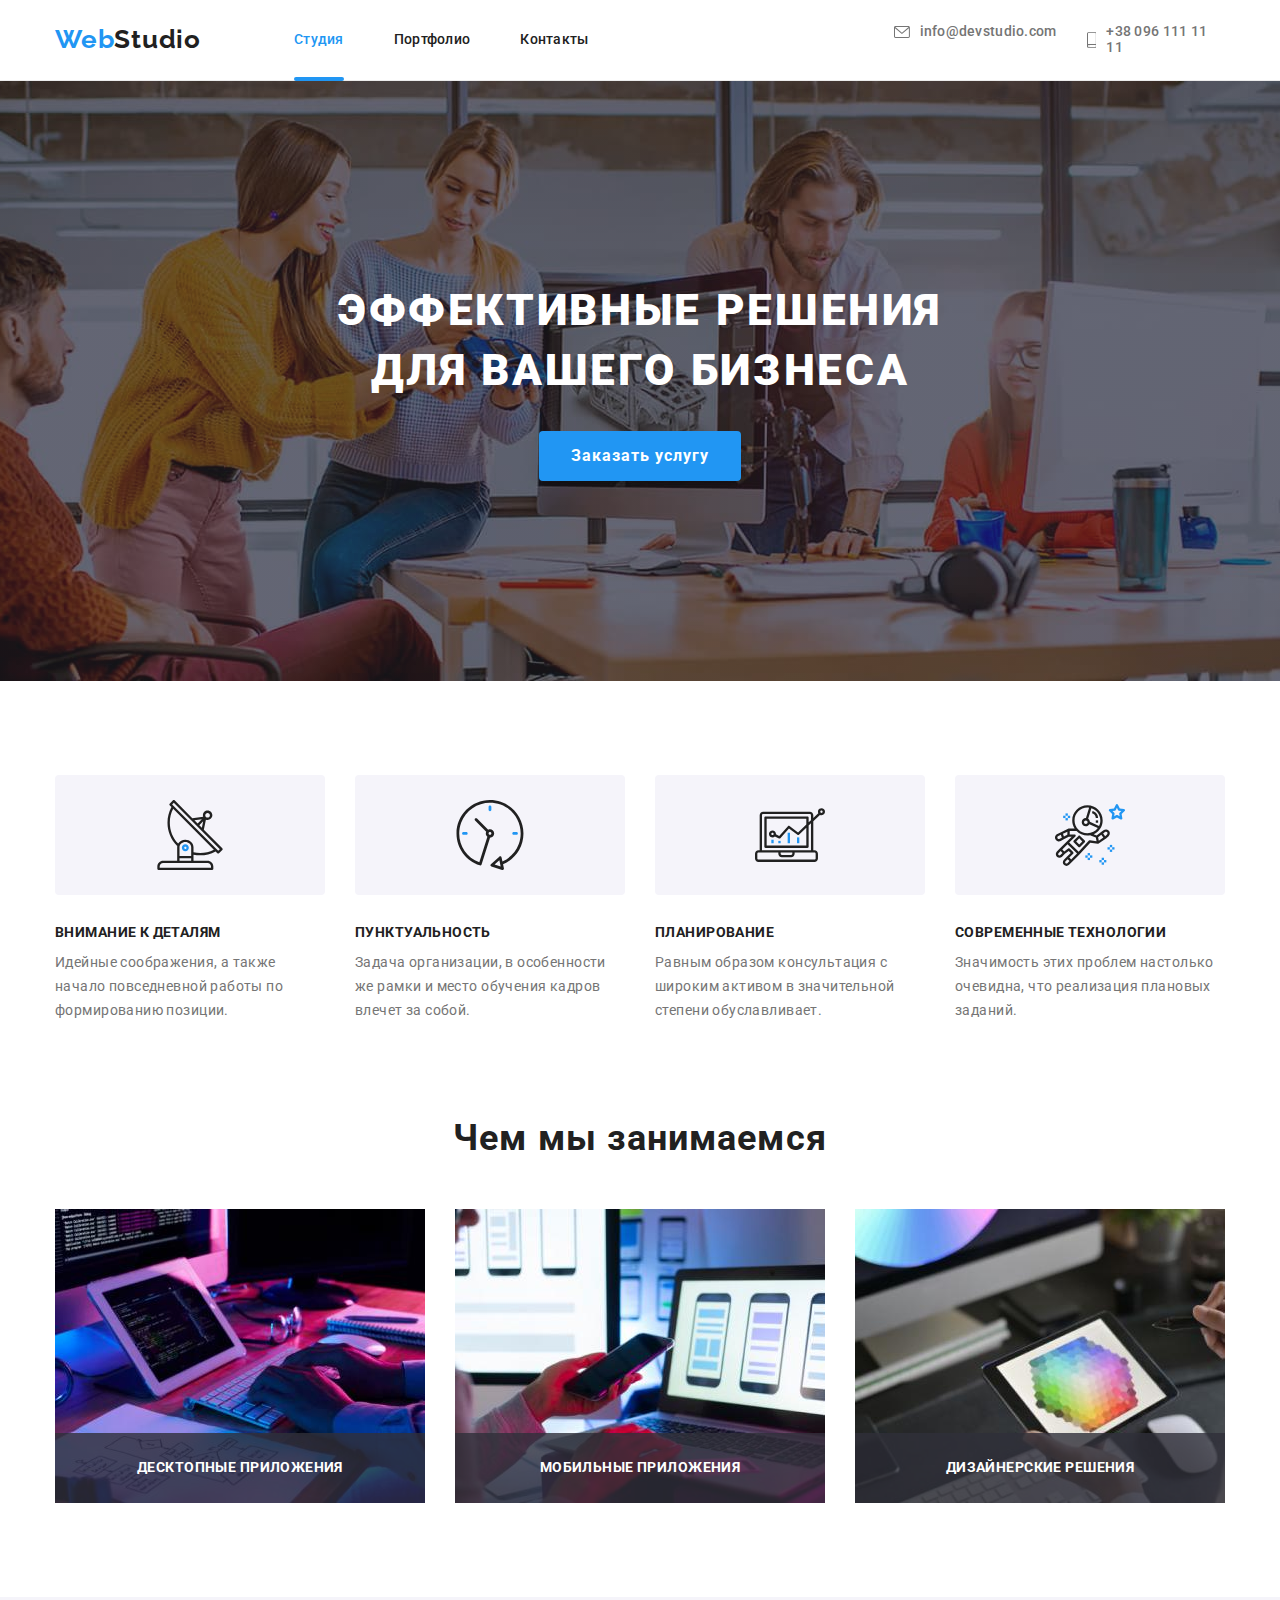
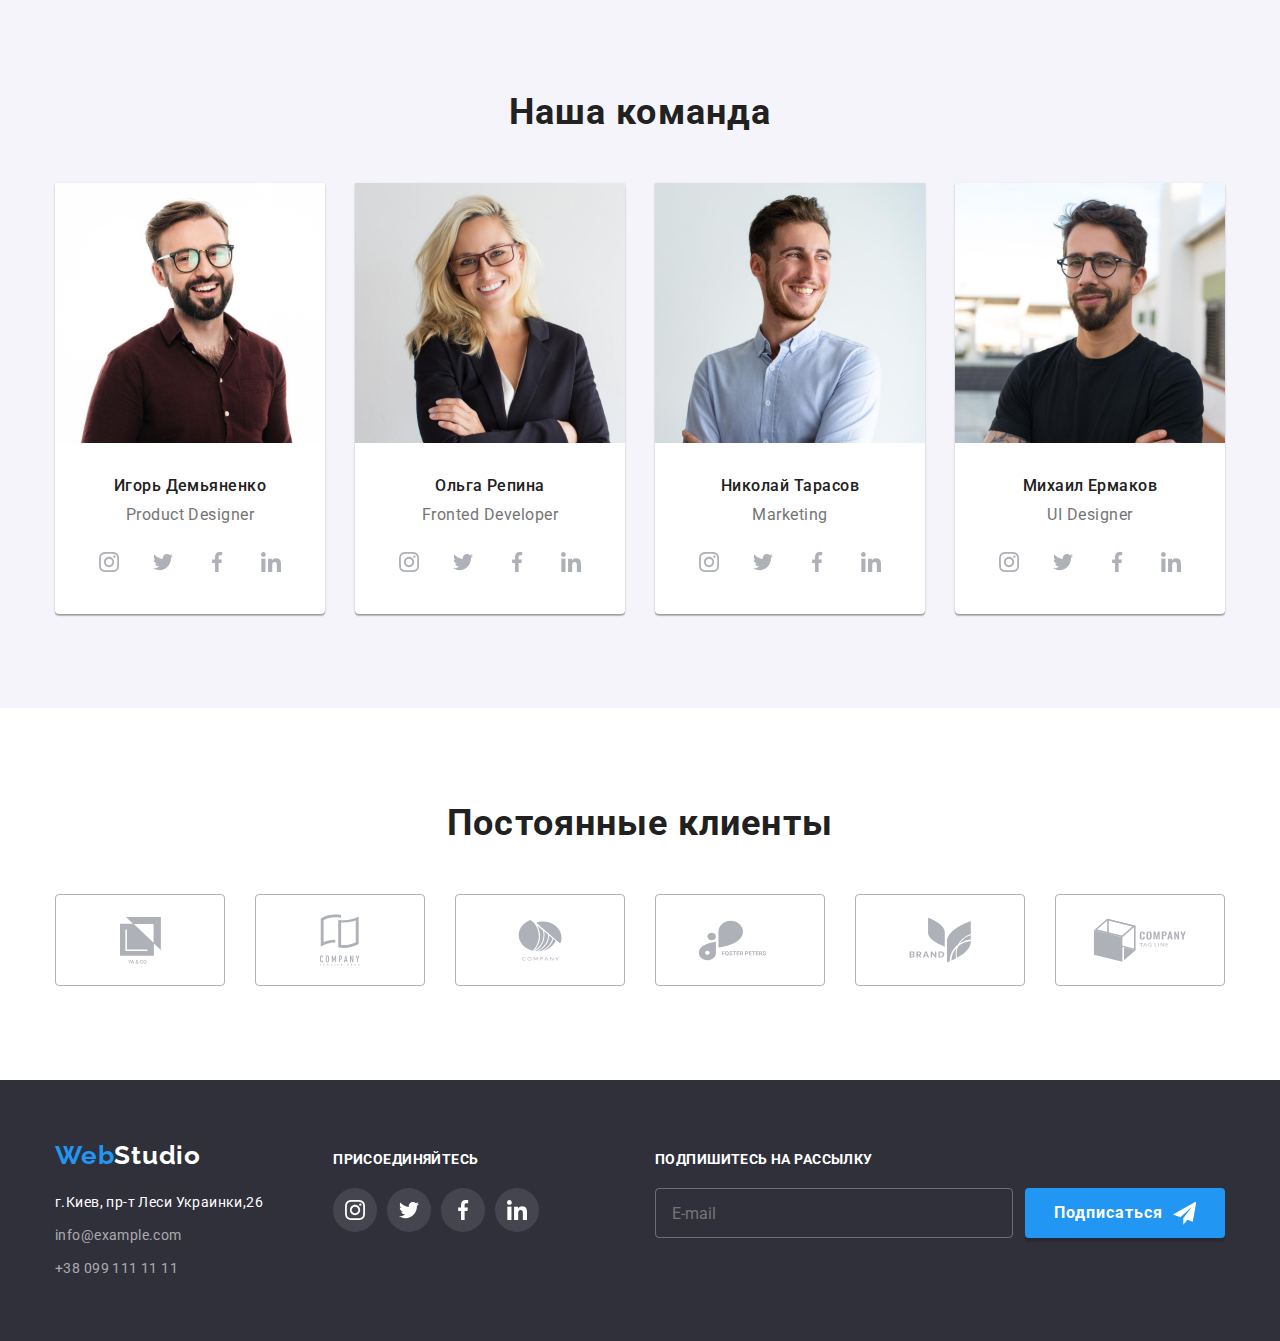
<file: index.html>
<!DOCTYPE html>
<html lang="ru">
<head>
    <meta charset="UTF-8">
    <meta http-equiv="X-UA-Compatible" content="IE=edge">
    <meta name="viewport" content="width=device-width, initial-scale=1.0">
    <title lang="en">Web Studio</title>
    <link rel="stylesheet" href="https://fonts.googleapis.com/css2?family=Raleway:wght@700&family=Roboto:wght@400;500;700;900&display=swap">
    <link rel="stylesheet" href="https://cdnjs.cloudflare.com/ajax/libs/modern-normalize/1.1.0/modern-normalize.css">
    <link rel="stylesheet" href="./css/styles.css">
    
    

</head>

<body class="page">
    
    <header class="header">
        <div class="container">
        <div class="nav-container">
            <a href="./index.html" class="logo" lang="en"><span class="bluelogo">Web</span>Studio</a>
        <nav class="navigation">
            <ul class="navigation-items list">
                <li class="nav-item"><a href="#hero" class="navigation-link current contactinfo">Студия</a></li>
                <li class="nav-item"><a href="./portfolio.html" class="navigation-link contactinfo">Портфолио</a></li>
                <li class="nav-item"><a href="#contacts" class="navigation-link contactinfo">Контакты</a></li>
            </ul>
        </nav>
            <ul class="contact list">
                <li class="contact-item">
                    <a href="mailto:info@devstudio.com" class="contactmail contactinfo">
                        <svg class="email-icon" width="16px" height="12px">
                            <use href="./images/icons.svg#icon-envelope"></use>
                        </svg>
                        info@devstudio.com
                    </a>
                </li>
                <li class="contact-item">
                    <a href="tel:+380961111111" class="contactphone contactinfo">
                        <svg class="tel-icon" width="10px" height="16px">
                            <use href="./images/icons.svg#icon-telephone"></use>
                        </svg>
                        +38 096 111 11 11
                    </a>
                </li>
            </ul>
        </div>
        </div>
    </header>

    
    <main>
    
        <section class="hero" id="hero">
            <div class="backdroup is-hidden" data-modal>
                <div class="modal">
                    <button type="button" class="close-button" data-modal-close>
                        <svg class="icon-close" width="11px" height="11px">
                            <use href="./images/icons.svg#icon-close"></use>
                        </svg>
                    </button>
                    <p class="modal-text">Оставьте свои данные, мы вам перезвоним</p>
                    <form>
                        <label for="user-name" class="form-field">
                            <span class="input-text">Имя</span>
                            <input type="text" class="input-modal" name="user-name" id="user-name">
                            <svg class="form-icon" width="18px" height="18px">
                                <use href="./images/icons.svg#icon-person"></use>
                            </svg>
                        </label>
                        <label for="user-tel" class="form-field">
                            <span class="input-text">Телефон</span>
                            <input type="text" class="input-modal" name="user-tel" id="user-tel">
                            <svg class="form-icon" width="18px" height="18px">
                                <use href="./images/icons.svg#icon-phone-black"></use>
                            </svg>
                        </label>
                        <label for="user-emal" class="form-field">
                            <span class="input-text">Почта</span>
                            <input type="text" class="input-modal" name="user-emal" id="user-emal">
                            <svg class="form-icon" width="18px" height="18px">
                                <use href="./images/icons.svg#icon-email-black"></use>
                            </svg>
                        </label>
                        <label for="comment" class="form-field comment-field">
                            <span class="input-text">Комментарий</span>
                            <textarea class="textarea-comment" type="text" name="comment" id="comment" rows="6" placeholder="Введите текст"></textarea>
                        </label>
                        <div class="conditions">
                            <label for="agree" class="agree-field">
                                <input type="checkbox" class="checkbox visually-hidden" name="agree-mailing" id="agree">
                                <svg class="agree-icon" width="11px" height="8px">
                                <use href="./images/icons.svg#icon-agree"></use>
                                </svg>
                                <span class="agree-text">Соглашаюсь с рассылкой и принимаю <a href="./index.html" class="link-conditions">Условия договора</a></span>
                            </label>
                            <button type="submit" class="agree-button">Отправить</button>
                        </div>
                        
                    </form>
                </div>
            </div>

            <h1 class="hero-title">Эффективные решения для вашего бизнеса</h1>
            <button type="button" class="reserv" data-modal-open>Заказать услугу</button>
        </section>
    
        <section class="section benefits">
        <div class="container">
            <h2 class="visually-hidden">Преимущества</h2>
            <ul class="ourbenefits list">
                <li class="benefits-items">
                    <div class="benefits-icon">
                    <svg class="antenna-icon" width="70px" height="70px">
                        <use href="./images/icons.svg#icon-antenna"></use>
                    </svg>
                    </div>
                    <h3 class="benefits-subtitle">Внимание к деталям</h3>
                    <p class="benefits-text"> Идейные соображения, а также начало повседневной работы по формированию позиции.</p>
                </li>
                <li class="benefits-items">
                    <div class="benefits-icon">
                    <svg class="clock-icon" width="70px" height="70px">
                        <use href="./images/icons.svg#icon-clock"></use>
                    </svg>
                    </div>
                    <h3 class="benefits-subtitle">Пунктуальность</h3>
                    <p class="benefits-text"> Задача организации, в особенности же рамки и место обучения кадров влечет за собой.</p>
                </li>
                <li class="benefits-items">
                    <div class="benefits-icon">
                    <svg class="diagram-icon" width="70px" height="70px">
                        <use href="./images/icons.svg#icon-diagram"></use>
                    </svg>
                    </div>
                    <h3 class="benefits-subtitle">Планирование</h3>
                    <p class="benefits-text"> Равным образом консультация с широким активом в значительной степени обуславливает.</p>   
                </li>
                <li class="benefits-items">
                    <div class="benefits-icon">
                    <svg class="astronaut-icon" width="70px" height="70px">
                        <use href="./images/icons.svg#icon-astronaut"></use>
                    </svg>
                    </div>
                    <h3 class="benefits-subtitle">Современные технологии</h3>
                    <p class="benefits-text"> Значимость этих проблем настолько очевидна, что реализация плановых заданий.</p>     
                </li>
            </ul>
        </div>
        </section>

        <section class="about-us section">
        <div class="container">
            <h2 class="section-title">Чем мы занимаемся</h2>
            <ul class="aboutusgallery list">
                <li class="about-item">
                    <img src="./images/img1.jpg" alt="розробка програмного забеспечення" width="370" class="aboutusimg">
                    <div class="about-description">
                    <p class="text-description">Десктопные приложения</p>
                    </div>
                </li>
                <li class="about-item">
                    <img src="./images/img2.jpg" alt="тестування мобільного додатку" width="370" class="aboutusimg">
                    <div class="about-description">
                    <p class="text-description">Мобильные приложения</p>
                    </div>
                </li>
                <li class="about-item">
                    <img src="./images/img3.jpg" alt="робота з політрою кольорів" width="370" class="aboutusimg">
                    <div class="about-description">
                    <p class="text-description">Дизайнерские решения</p>
                    </div>
                </li>
            </ul>
        </div>
        </section>
        
        <section class="section team">
            <div class="container">
            <h2 class="team-title">Наша команда</h2>
            <ul class="teamgallery list">
                <li class="team-item">
                    <img src="./images/igorfoto.jpg" alt="foto igor designer" width="270" height="260" class="member-img">
                    <div class="info-team">
                    <h3 class="subtitle-membername">Игорь Демьяненко</h3>
                    <p class="text-memberposition" lang="en">Product Designer</p>
                    </div>
                    <ul class="social list">
                        <li class="social-item">
                            <a href="/" class="instagram social-link">
                                <svg class="instagram-icon social-team" width="20" height="20">
                                    <use href="./images/icons.svg#icon-instagram"></use>
                                </svg>
                            </a>
                        </li>
                        <li class="social-item">
                            <a href="/" class="twitter social-link">
                                <svg class="twitter-icon social-team" width="20" height="20">
                                    <use href="./images/icons.svg#icon-twitter"></use>
                                </svg>
                            </a>
                        </li>
                        <li class="social-item">
                            <a href="/" class="facebook social-link">
                                <svg class="facebook-icon social-team" width="20" height="20">
                                    <use href="./images/icons.svg#icon-facebook"></use>
                                </svg>
                            </a>
                        </li>
                        <li class="social-item">
                            <a href="/" class="linkedin social-link" width="20" height="20">
                                <svg class="linkedin-icon social-team" width="20" height="20">
                                    <use href="./images/icons.svg#icon-linkedin"></use>
                                </svg>
                            </a>
                        </li>
                    </ul>
                </li>
                <li class="team-item">
                    <img src="./images/olgafoto.jpg" alt="foto olga developer" width="270" height="260" class="member-img">
                    <div class="info-team">
                    <h3 class="subtitle-membername">Ольга Репина</h3>
                    <p class="text-memberposition" lang="en">Fronted Developer</p>
                    </div>
                    <ul class="social list">
                        <li class="social-item">
                            <a href="/" class="instagram social-link">
                                <svg class="instagram-icon social-team" width="20" height="20">
                                    <use href="./images/icons.svg#icon-instagram"></use>
                                </svg>
                            </a>
                        </li>
                        <li class="social-item">
                            <a href="/" class="twitter social-link">
                                <svg class="twitter-icon social-team" width="20" height="20">
                                    <use href="./images/icons.svg#icon-twitter"></use>
                                </svg>
                            </a>
                        </li>
                        <li class="social-item">
                            <a href="/" class="facebook social-link">
                                <svg class="facebook-icon social-team" width="20" height="20">
                                    <use href="./images/icons.svg#icon-facebook"></use>
                                </svg>
                            </a>
                        </li>
                        <li class="social-item">
                            <a href="/" class="linkedin social-link" width="20" height="20">
                                <svg class="linkedin-icon social-team" width="20" height="20">
                                    <use href="./images/icons.svg#icon-linkedin"></use>
                                </svg>
                            </a>
                        </li>
                    </ul>
                </li>
                <li class="team-item">
                    <img src="./images/nikolayfoto.jpg" alt="foto nikolay marketing" width="270" height="260" class="member-img">
                    <div class="info-team">
                    <h3 class="subtitle-membername">Николай Тарасов</h3>
                    <p class="text-memberposition" lang="en">Marketing</p>
                    </div>
                    <ul class="social list">
                        <li class="social-item">
                            <a href="/" class="instagram social-link">
                                <svg class="instagram-icon social-team" width="20" height="20">
                                    <use href="./images/icons.svg#icon-instagram"></use>
                                </svg>
                            </a>
                        </li>
                        <li class="social-item">
                            <a href="/" class="twitter social-link">
                                <svg class="twitter-icon social-team" width="20" height="20">
                                    <use href="./images/icons.svg#icon-twitter"></use>
                                </svg>
                            </a>
                        </li>
                        <li class="social-item">
                            <a href="/" class="facebook social-link">
                                <svg class="facebook-icon social-team" width="20" height="20">
                                    <use href="./images/icons.svg#icon-facebook"></use>
                                </svg>
                            </a>
                        </li>
                        <li class="social-item">
                            <a href="/" class="linkedin social-link" width="20" height="20">
                                <svg class="linkedin-icon social-team" width="20" height="20">
                                    <use href="./images/icons.svg#icon-linkedin"></use>
                                </svg>
                            </a>
                        </li>
                    </ul>
                </li>
                <li class="team-item">
                    <img src="./images/michailfoto.jpg" alt="foto michail designer" width="270" height="260" class="member-img">
                    <div class="info-team">
                    <h3 class="subtitle-membername">Михаил Ермаков</h3>
                    <p class="text-memberposition" lang="en">UI Designer</p>
                    </div>
                    <ul class="social list">
                        <li class="social-item">
                            <a href="/" class="instagram social-link">
                                <svg class="instagram-icon social-team" width="20" height="20">
                                    <use href="./images/icons.svg#icon-instagram"></use>
                                </svg>
                            </a>
                        </li>
                        <li class="social-item">
                            <a href="/" class="twitter social-link">
                                <svg class="twitter-icon social-team" width="20" height="20">
                                    <use href="./images/icons.svg#icon-twitter"></use>
                                </svg>
                            </a>
                        </li>
                        <li class="social-item">
                            <a href="/" class="facebook social-link">
                                <svg class="facebook-icon social-team" width="20" height="20">
                                    <use href="./images/icons.svg#icon-facebook"></use>
                                </svg>
                            </a>
                        </li>
                        <li class="social-item">
                            <a href="/" class="linkedin social-link" width="20" height="20">
                                <svg class="linkedin-icon social-team" width="20" height="20">
                                    <use href="./images/icons.svg#icon-linkedin"></use>
                                </svg>
                            </a>
                        </li>
                    </ul>
                </li>
            </ul>
            </div>
        </section>
        <section class="clients section">
            <div class="container">
                <h2 class="clients-title">Постоянные клиенты</h2>
                <ul class="clients list">
                    <li class="clients-item">
                        <a href="/" class="clients-icons">
                            <svg class="client1 icon-client" width="41" height="47">
                              <use href="./images/icons.svg#icon-client1"></use>
                            </svg>
                        </a>
                    </li>
                    <li class="clients-item">
                        <a href="/" class="clients-icons">
                            <svg class="client2 icon-client" width="40" height="52">
                              <use href="./images/icons.svg#icon-client2"></use>
                            </svg>
                        </a>
                    </li>
                    <li class="clients-item">
                        <a href="/" class="clients-icons">
                            <svg class="client3 icon-client" width="44" height="42">
                              <use href="./images/icons.svg#icon-client3"></use>
                            </svg>
                        </a>
                    </li>
                    <li class="clients-item">
                        <a href="/" class="clients-icons">
                            <svg class="client4 icon-client" width="85" height="41">
                              <use href="./images/icons.svg#icon-client4"></use>
                            </svg>
                        </a>
                    </li>
                    <li class="clients-item">
                        <a href="/" class="clients-icons">
                            <svg class="client5 icon-client" width="63" height="46">
                              <use href="./images/icons.svg#icon-client5"></use>
                            </svg>
                        </a>
                    </li>
                    <li class="clients-item">
                        <a href="/" class="clients-icons">
                            <svg class="client6 icon-client" width="94" height="44">
                              <use href="./images/icons.svg#icon-client6"></use>
                            </svg>
                        </a>
                    </li>
                </ul>
            </div>
        </section>
        
    </main>

    
    <footer class="footer" id="contacts">
        <div class="footer-box container">
          <div class="contacts-container">
          <a href="./index.html" class="logofooter"><span class="bluelogo">Web</span>Studio</a>
          <address class="address">
              <ul class="address list">
                  <li class="address-item">
                  <a href="https://www.google.com/maps/place/%D0%B1%D1%83%D0%BB%D1%8C%D0%B2%D0%B0%D1%80+%D0%9B%D0%B5%D1%81%D1%96+%D0%A3%D0%BA%D1%80%D0%B0%D1%97%D0%BD%D0%BA%D0%B8,+26,+%D0%9A%D0%B8%D1%97%D0%B2,+02000/@50.4265807,30.5361971,17z/data=!3m1!4b1!4m5!3m4!1s0x40d4cf0e033ecbe9:0x57a4dffefec77da0!8m2!3d50.4265807!4d30.5383858" target="_blank" class="addresslink-footer contactinfo">г.Киев, пр-т Леси Украинки,26</a>
                  </li> 
                  <li class="address-item">
                  <a href="mailto:info@example.com" class="mail-footer contactinfo">info@example.com</a>
                  </li>
                  <li class="address-item">
                  <a href="tel:+380991111111" class="phone-footer contactinfo">+38 099 111 11 11</a>
                  </li>
              </ul>
           </address>
           </div>
           <div class="join-container">
            <p class="join-text">Присоединяйтесь</p>
            <ul class="footer-social list">
                <li class="footer-social-items">
                    <a href="/" class="footer-social-link">
                        <svg class="footer-instagram" width="20" height="20">
                            <use href="./images/icons.svg#icon-instagram2"></use>
                        </svg>
                    </a>
                </li>
                <li class="footer-social-items">
                    <a href="/" class="footer-social-link">
                        <svg class="footer-twitter" width="20" height="20">
                            <use href="./images/icons.svg#icon-twitter2"></use>
                        </svg>
                    </a>
                </li>
                <li class="footer-social-items">
                    <a href="/" class="footer-social-link">
                        <svg class="footer-facebook" width="20" height="20">
                            <use href="./images/icons.svg#icon-facebook2"></use>
                        </svg>
                    </a>
                </li>
                <li class="footer-social-items">
                    <a href="/" class="footer-social-link">
                        <svg class="footer-linkedin" width="20" height="20">
                            <use href="./images/icons.svg#icon-linkedin2"></use>
                        </svg>
                    </a>
                </li>
            </ul>
           </div>

           <form class="subscription">
            <p class="subscription-title">Подпишитесь на рассылку</p>
            <div class="form-footer" role="group">
                <label for="footer-email" class="label-footer">
                <input type="email" name="email" id="footer-email" class="input-footer" placeholder="E-mail">
                </label>
                <button type="submit" class="button-footer">Подписаться
                    <svg class="icon-button-footer" width="24px" height="24px">
                        <use href="./images/icons.svg#icon-send"></use>
                    </svg>
                </button>
            </div>

           </form>
        </div>
    </footer>

    <script src="./js/modal.js"></script>

</body>
</html>
</file>
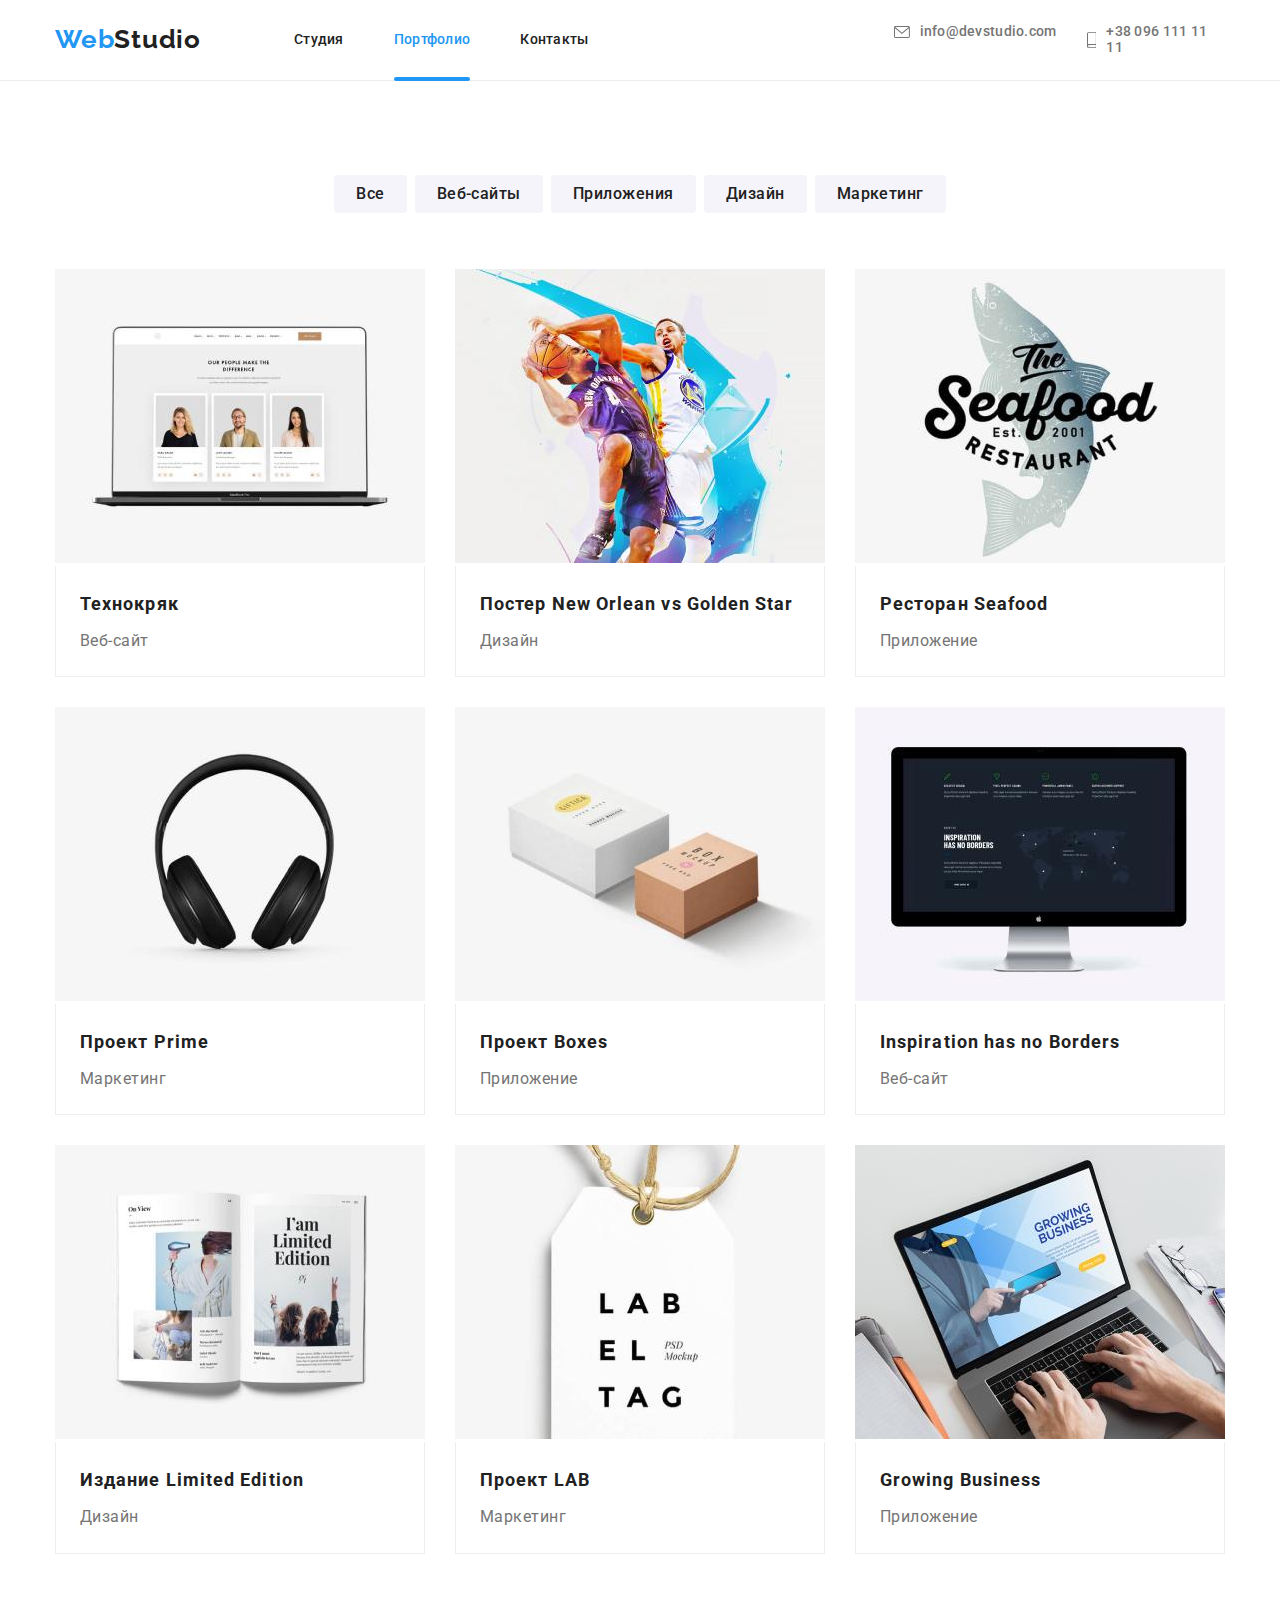
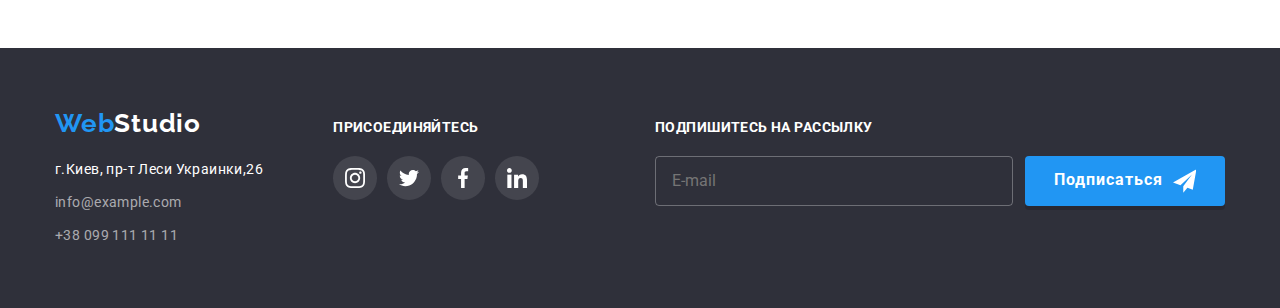
<file: portfolio.html>
<!DOCTYPE html>
<html lang="ru">
<head>
    <meta charset="UTF-8">
    <meta http-equiv="X-UA-Compatible" content="IE=edge">
    <meta name="viewport" content="width=device-width, initial-scale=1.0">
    <title lang="en" >Portfolio</title>
    <link rel="stylesheet" href="https://fonts.googleapis.com/css2?family=Raleway:wght@700&family=Roboto:wght@400;500;700;900&display=swap">
    <link rel="stylesheet" href="https://cdnjs.cloudflare.com/ajax/libs/modern-normalize/1.1.0/modern-normalize.css">
    <link rel="stylesheet" href="./css/styles.css">

</head>
<body class="pageportfolio">
    
    <header class="header">
        <div class="container">
        <div class="nav-container">
            <a href="./index.html" class="logo"><span class="bluelogo">Web</span>Studio</a>
        <nav class="navigation">
            <ul class="navigation-items list">
                <li class="nav-item"><a href="./index.html" class="navigation-link contactinfo">Студия</a></li>
                <li class="nav-item"><a href="./portfolio.html" class="navigation-link current contactinfo ">Портфолио</a></li>
                <li class="nav-item"><a href="#contacts" class="navigation-link contactinfo">Контакты</a></li>
            </ul>
        </nav>
            <ul class="contact list">
                <li class="contact-item">
                    <a href="mailto:info@devstudio.com" class="contactmail contactinfo">
                        <svg class="email-icon" width="16px" height="12px">
                            <use href="./images/icons.svg#icon-envelope"></use>
                        </svg>
                        info@devstudio.com
                    </a>
                </li>
                <li class="contact-item">
                    <a href="tel:+380961111111" class="contactphone contactinfo">
                        <svg class="tel-icon" width="10px" height="16px">
                            <use href="./images/icons.svg#icon-telephone"></use>
                        </svg>
                        +38 096 111 11 11
                    </a>
                </li>
            </ul>
        </div>
        </div>
    </header>

    <main>

    <section class="porfolio-main section">
    <div class="container">
    <h1 hidden class="portfolio-title">Портфолио</h1>
    <ul class="filter-button list">
        <li class="button-item">
           <button class="button-portfolio" type="button">Все</button>
        </li>
        <li class="button-item">
           <button class="button-portfolio" type="button">Веб-сайты</button>
        </li>
        <li class="button-item">
           <button class="button-portfolio" type="button">Приложения</button>
        </li>
        <li class="button-item">
           <button class="button-portfolio" type="button">Дизайн</button>
        </li>
        <li class="button-item">
           <button class="button-portfolio" type="button">Маркетинг</button>
        </li>
    </ul>

    <div class="gallery-projects">
    <ul class="items-projects list">
<li class="projectcontainer">
    <a href="/" class="link-portfolio">
    <div class="img-container">
      <img src="./images/tecnocrat.jpg" alt="project website" class="projects-img" width="370"> 
        <div class="portfolio-description">
        <p class="overlay-text">
            Ресурс предлагает комплексные предложения с разным уровнем функционала и сервисов. Все это позволит посетителю
            получить
            исчерпывающие сведения о компании или частном лице.
        </p>
        </div>
      </div>
      <div class="info-cards">
        <h2 class="project-subtitle">Технокряк</h2>
        <p class="project-text">Веб-сайт</p> 
      </div>
    </a>
</li>
<li class="projectcontainer">
    <a href="/" class="link-portfolio">
    <div class="img-container">
    <img src="./images/poster.jpg" alt="project design" class="projects-img" width="370">
    <div class="portfolio-description">
        <p class="overlay-text">
            Ресурс предлагает комплексные предложения с разным уровнем функционала и сервисов. Все это позволит посетителю
            получить
            исчерпывающие сведения о компании или частном лице.
        </p>
    </div>
    </div>
    <div class="info-cards">
    <h2 class="project-subtitle">Постер <span lang="en">New Orlean vs Golden Star</span></h2>
    <p class="project-text">Дизайн</p>
    </div>
    </a>
</li>
<li class="projectcontainer">
    <a href="/" class="link-portfolio">
    <div class="img-container">
    <img src="./images/restourant.jpg" alt="project application" class="projects-img" width="370">
    <div class="portfolio-description">
        <p class="overlay-text">
            Ресурс предлагает комплексные предложения с разным уровнем функционала и сервисов. Все это позволит посетителю
            получить
            исчерпывающие сведения о компании или частном лице.
        </p>
    </div>
    </div>
    <div class="info-cards">
    <h2 class="project-subtitle">Ресторан <span lang="en">Seafood</span></h2>
    <p class="project-text">Приложение</p>
    </div>
    </a>
</li>
<li class="projectcontainer">
    <a href="/" class="link-portfolio">
    <div class="img-container">
    <img src="./images/prime.jpg" alt="project marketing" class="projects-img" width="370">
    <div class="portfolio-description">
        <p class="overlay-text">
            Ресурс предлагает комплексные предложения с разным уровнем функционала и сервисов. Все это позволит посетителю
            получить
            исчерпывающие сведения о компании или частном лице.
        </p>
    </div>
    </div>
    <div class="info-cards">
    <h2 class="project-subtitle">Проект <span lang="en">Prime</span></h2>
    <p class="project-text">Маркетинг</p>
    </div>
    </a>
</li>
<li class="projectcontainer">
    <a href="/" class="link-portfolio">
    <div class="img-container">
    <img src="./images/boxes.jpg" alt="boxes project" class="projects-img" width="370">
    <div class="portfolio-description">
        <p class="overlay-text">
            Ресурс предлагает комплексные предложения с разным уровнем функционала и сервисов. Все это позволит посетителю
            получить
            исчерпывающие сведения о компании или частном лице.
        </p>
    </div>
    </div>
    <div class="info-cards">
    <h2 class="project-subtitle">Проект <span lang="en">Boxes</span></h2>
    <p class="project-text">Приложение</p>
    </div>
    </a>
</li>
<li class="projectcontainer">
    <a href="/" class="link-portfolio">
    <div class="img-container">
    <img src="./images/inspiration.jpg" alt="project web site" class="projects-img" width="370">
    <div class="portfolio-description">
        <p class="overlay-text">
            Ресурс предлагает комплексные предложения с разным уровнем функционала и сервисов. Все это позволит посетителю
            получить
            исчерпывающие сведения о компании или частном лице.
        </p>
    </div>
    </div>
    <div class="info-cards">
    <h2 class="project-subtitle" lang="en">Inspiration has no Borders</h2>
    <p class="project-text">Веб-сайт</p>
    </div>
    </a>
</li>
<li class="projectcontainer">
    <a href="/" class="link-portfolio">
    <div class="img-container">
    <img src="./images/limited.jpg" alt="project design" class="projects-img" width="370">
    <div class="portfolio-description">
        <p class="overlay-text">
            Ресурс предлагает комплексные предложения с разным уровнем функционала и сервисов. Все это позволит посетителю
            получить
            исчерпывающие сведения о компании или частном лице.
        </p>
    </div>
    </div>
    <div class="info-cards">
    <h2 class="project-subtitle">Издание <span lang="en">Limited Edition</span></h2>
    <p class="project-text">Дизайн</p>
    </div>
    </a>
</li>
<li class="projectcontainer">
    <a href="/" class="link-portfolio">
    <div class="img-container">
    <img src="./images/lab.jpg" alt="project marketing" class="projects-img" width="370">
    <div class="portfolio-description">
        <p class="overlay-text">
            Ресурс предлагает комплексные предложения с разным уровнем функционала и сервисов. Все это позволит посетителю
            получить
            исчерпывающие сведения о компании или частном лице.
        </p>
    </div>
    </div>
    <div class="info-cards">
    <h2 class="project-subtitle" >Проект <span lang="en">LAB</span></h2>
    <p class="project-text">Маркетинг</p>
    </div>
    </a>
</li>
<li class="projectcontainer">
    <a href="/" class="link-portfolio">
    <div class="img-container">
    <img src="./images/growingb.jpg" alt="project application" class="projects-img" width="370">
    <div class="portfolio-description">
        <p class="overlay-text">
            Ресурс предлагает комплексные предложения с разным уровнем функционала и сервисов. Все это позволит посетителю
            получить
            исчерпывающие сведения о компании или частном лице.
        </p>
    </div>
    </div>
    <div class="info-cards">
    <h2 class="project-subtitle" lang="en">Growing Business</h2>
    <p class="project-text">Приложение</p>
    </div>
    </a>
</li>
    </ul>
    </div>
    </div>
</section>
    </main>
   
    <footer class="footer" id="contacts">
        <div class="footer-box container">
            <div class="contacts-container">
                <a href="./index.html" class="logofooter"><span class="bluelogo">Web</span>Studio</a>
                <address class="address">
                    <ul class="address list">
                        <li class="address-item">
                            <a href="https://www.google.com/maps/place/%D0%B1%D1%83%D0%BB%D1%8C%D0%B2%D0%B0%D1%80+%D0%9B%D0%B5%D1%81%D1%96+%D0%A3%D0%BA%D1%80%D0%B0%D1%97%D0%BD%D0%BA%D0%B8,+26,+%D0%9A%D0%B8%D1%97%D0%B2,+02000/@50.4265807,30.5361971,17z/data=!3m1!4b1!4m5!3m4!1s0x40d4cf0e033ecbe9:0x57a4dffefec77da0!8m2!3d50.4265807!4d30.5383858"
                                target="_blank" class="addresslink-footer contactinfo">г.Киев, пр-т Леси Украинки,26</a>
                        </li>
                        <li class="address-item">
                            <a href="mailto:info@example.com" class="mail-footer contactinfo">info@example.com</a>
                        </li>
                        <li class="address-item">
                            <a href="tel:+380991111111" class="phone-footer contactinfo">+38 099 111 11 11</a>
                        </li>
                    </ul>
                </address>
            </div>
            <div class="join-container">
                <p class="join-text">Присоединяйтесь</p>
                <ul class="footer-social list">
                    <li class="footer-social-items">
                        <a href="/" class="footer-social-link">
                            <svg class="footer-instagram" width="20" height="20">
                                <use href="./images/icons.svg#icon-instagram2"></use>
                            </svg>
                        </a>
                    </li>
                    <li class="footer-social-items">
                        <a href="/" class="footer-social-link">
                            <svg class="footer-twitter" width="20" height="20">
                                <use href="./images/icons.svg#icon-twitter2"></use>
                            </svg>
                        </a>
                    </li>
                    <li class="footer-social-items">
                        <a href="/" class="footer-social-link">
                            <svg class="footer-facebook" width="20" height="20">
                                <use href="./images/icons.svg#icon-facebook2"></use>
                            </svg>
                        </a>
                    </li>
                    <li class="footer-social-items">
                        <a href="/" class="footer-social-link">
                            <svg class="footer-linkedin" width="20" height="20">
                                <use href="./images/icons.svg#icon-linkedin2"></use>
                            </svg>
                        </a>
                    </li>
                </ul>
            </div>
            <form class="subscription">
                <p class="subscription-title">Подпишитесь на рассылку</p>
                <div class="form-footer" role="group">
                    <label for="footer-email" class="label-footer">
                        <input type="email" name="email" id="footer-email" class="input-footer" placeholder="E-mail">
                    </label>
                    <button type="submit" class="button-footer">Подписаться
                        <svg class="icon-button-footer" width="24px" height="24px">
                            <use href="./images/icons.svg#icon-send"></use>
                        </svg>
                    </button>
                </div>
            
            </form>
        </div>
    </footer>
    
</body>
</html>
</file>
<file: css/styles.css>
/* основний колір тексту - #212121 */
/* другий колір тексту - #757575 */
/* білий текст та фон - #FFFFFF */
/* колір тексту футер - rgba(255, 255, 255, 0.6) */
/* колір акценту - #2196F3 */
/* колір фону 1 - #E5E5E5 */
/* колір фону 2 - #F5F4FA */
/* колір фону herofooter - #2F303A */
/* колір іконки - #AFB1B8 */
/* шрифти - Roboto, Raleway */

:root {
    --primary-text-color:#212121 ;
    --secondary-text-color: #757575;
    --mainwhite-color:#FFFFFF;
    --color-text-footer:rgba(255, 255, 255, 0.6);
    --accent-color:#2196F3;
    --primary-bg-color: #E5E5E5;
    --secondary-bg-color:#F5F4FA;
    --hero-bg-color:#2F303A;
    --icon-color: #AFB1B8;
}
.visually-hidden {
    position: absolute;
    width: 1px;
    height: 1px;
    margin: -1px;
    border: 0;
    padding: 0;
    white-space: nowrap;
    clip-path: inset(100%);
    clip: rect(0 0 0 0);
    overflow: hidden;
}
html {
    scroll-behavior: smooth;
}
body {
    font-family:"Roboto", sans-serif;
    font-size: 14px;
    color: var(--primary-text-color);
    background-color: var(--mainwhite-color);
}
.list {
    list-style: none;
}
h1,
h2,
h3,
h4,
h5,
h6,
p,
ul {
    margin: 0;
    padding: 0;
}
.container {
    max-width: 1200px;
    margin: 0 auto;
    padding-left: 15px;
    padding-right: 15px;
}
.section {
    padding-top: 94px;
    padding-bottom: 94px;
}

/* Header */

.bluelogo {
    color:var(--accent-color);
}
.container > .nav-container {
    display: flex;
    align-items: center;
}
.logo {
    display: block;
    font-weight: 700;
    font-family: "Raleway", sans-serif;
    font-size: 26px;
    line-height: 1.19;
    letter-spacing: 0.03em;
    color:var(--primary-text-color);
    text-decoration: none;
    padding-top: 24px;
    padding-bottom: 25px;
}
.navigation {
    margin-left: 93px;
}
.navigation-link {
    position: relative;
    text-decoration: none;
    font-weight: 500;
    line-height: 1.14;
    letter-spacing: 0.02em; 
    color:var(--primary-text-color);
    padding-top: 32px;
    padding-bottom: 32px;
    transition: color 250ms cubic-bezier(0.4, 0, 0.2, 1);
}
.navigation-link.current::after {
    content: "";
    position: absolute;
    left: 0;
    bottom: -1px;
    width: 100%;
    height: 4px;
    background-color: var(--accent-color);
    border-radius: 2px;

}
.navigation-items {
    display: flex;
}
.nav-item:not(:last-child) {
    margin-right: 50px;
}
.navigation-link.current {
    color: var(--accent-color);
}
.contact {
    display: flex;
    margin-left: 305px;
}
.contactinfo {
    display: inline-flex;
    align-items: center;
    transition: color 250ms cubic-bezier(0.4, 0, 0.2, 1);
}
.email-icon,
.tel-icon {
    margin-right: 10px;
    fill: currentColor;
}

.contact > .contact-item:not(:last-child) {
    margin-right: 30px;
}
.contactinfo:hover,
.contactinfo:focus {
   color:var(--accent-color);
}
.contactphone, 
.contactmail {
    text-decoration: none;
    font-weight: 500;
    line-height: 1.14;
    letter-spacing: 0.02em;  
    color:var(--secondary-text-color);
}
.header {
    border-bottom: 1px solid #ECECEC;
}

/* Hero */

.hero {
    background-image: linear-gradient(to right, rgba(47, 48, 58, .4) 40%, rgba(47, 48, 58, .4) 40%), url(../images/team.jpg);
    background-size: cover;
    background-position: center;
    padding-top: 200px;
    padding-bottom: 200px;
    max-width: 1600px;
    height: 600px;
    margin-left: auto;
    margin-right: auto;
}
.hero-title {
    color: var(--mainwhite-color);
    font-weight: 900;
    font-size: 44px;
    line-height: 1.36;
    text-align: center;
    letter-spacing: 0.06em;
    text-transform: uppercase;
    margin-bottom: 30px;
    margin-left: auto;
    margin-right: auto;
    max-width: 696px;
}
.reserv {
    background-color: var(--accent-color);
    color: var(--mainwhite-color);
    border: 0px;
    box-shadow: 0px 4px 4px rgba(0, 0, 0, 0.15);
    border-radius: 4px;
    font-weight: 700;
    font-size: 16px;
    line-height: 1.88;
    display: flex;
    align-items: center;
    text-align: center;
    letter-spacing: 0.06em;
    padding: 10px 32px;
    margin: 0 auto;
    transition: background-color 250ms cubic-bezier(0.4, 0, 0.2, 1);
}
.reserv,
.button {
    cursor: pointer;
}
.reserv:hover,
.reserv:focus {
    background-color: #188CE8;
}
.backdroup {
    position: fixed;
    z-index: 999;
    top: 0;
    left: 0;
    width: 100%;
    height: 100%;
    background-color: rgba(0, 0, 0, 0.2);
    opacity: 1;
    transition: opacity 250ms cubic-bezier(0.4, 0, 0.2, 1);
}
.backdroup.is-hidden {
    visibility: hidden;
    opacity: 0;
    pointer-events: none;
}
.modal {
    position: absolute;
    top: 50%;
    left: 50%;
    max-width: 528px;
    max-height: 581px;
    padding: 40px;
    background-color: var(--mainwhite-color);
    border-radius: 4px;
    box-shadow: 0px 2px rgba(0, 0, 0, 0.2), 0px 1px rgba(0, 0, 0, 0.14), 0px 1px rgba(0, 0, 0, 0.12);
    transform: translate(-50%, -50%);
    transition: transform 250ms cubic-bezier(0.4, 0, 0.2, 1);
}
.backdroup.is-hidden.modal {
    transform: translate(-50%, -50%), translateX(-100%);
    transition: transform 250ms cubic-bezier(0.4, 0, 0.2, 1);
}
.close-button {
    position: absolute;
    display: flex;
    justify-content: center;
    align-items: center;
    top: 8px;
    right: 8px;
    width: 30px;
    height: 30px;
    background-color: transparent;
    border: 1px solid rgba(0, 0, 0, 0.1);
    border-radius: 50%;
    transition: color 250ms cubic-bezier(0.4, 0, 0.2, 1);
}
.close-button:hover,
.close-button:focus {
    color: var(--accent-color);
    cursor: pointer;
}
.icon-close {
    fill: currentColor;
}
.modal-text {
    font-weight: 700;
    font-size: 20px;
    line-height: 1.15;
    text-align: center;
    margin-top: 2px;
    margin-bottom: 30px;
}
.form-field {
    position: relative;
    display: block;
    margin-bottom: 28px;
}
.input-modal {
    width: 448px;
    height: 40px;
    border-radius: 4px;
    border: 1px solid rgba(33, 33, 33, 0.2);
    padding-left: 35px;
    transition: color 250ms cubic-bezier(0.4, 0, 0.2, 1);
}
.input-modal:focus,
.textarea-comment:focus {
    outline: none;
    border-color: var(--accent-color);
}
.input-modal:hover,
.textarea-comment:hover{
    cursor: pointer;
}
.input-text {
    position: absolute;
    top:-20px;
    left:0px;
    color: var(--secondary-text-color);
    font-weight: 400;
    font-size: 12px;
    line-height: 1.17;
}
.form-icon {
    position: absolute;
    top:50%;
    left: 0;
    transform: translateY(-50%);
    margin-left: 12px;
    transition: color 250ms cubic-bezier(0.4, 0, 0.2, 1);
}
.input-modal:focus~.form-icon {
    fill: var(--accent-color);
}
.textarea-comment {
    resize:none;
    width: 100%;
    padding: 12px 16px;
    border-radius: 4px;
    border: 1px solid rgba(33, 33, 33, 0.2);
    transition: color 250ms cubic-bezier(0.4, 0, 0.2, 1);
}
.comment-field::placeholder {
    color: rgba(117, 117, 117, 0.5);
    font-weight: 400;
    font-size: 12px;
    line-height: 1.17;
}
.conditions {
    display: flex;
    flex-wrap: wrap;
    justify-content: center;
}
.link-conditions {
  color: var(--accent-color);
}
.comment-field {
    margin-bottom: 20px;
}
/* .checkbox {
    position: absolute;
    width: 1px;
    height: 1px;
    margin: -1px;
    border: 0;
    padding: 0;
    white-space: nowrap;
    clip-path: inset(100%);
    clip: rect(0 0 0 0);
    overflow: hidden;
} */
/* .checkbox {
    appearance: none;
    --webkit-appearance: none;
    --moz-appearance:none;
    position: absolute;
} */
.agree-text {
    color: var(--secondary-text-color);
}
.checkbox:checked+.agree-icon {
    background-color: var(--accent-color);
    background-image: url(/images/icons.svg#icon-agree);
    background-size: contain;
    background-origin: border-box;
    border-color: var(--accent-color);
}
.agree-field {
    display: flex;
    align-items: center;
    justify-content: center;
}
.agree-icon {
    display: inline-block;
    width: 16px;
    height: 15px;
    margin-right: 8px;
    border: 1px solid #212121;
    border-radius: 2px;
    transition: color 250ms cubic-bezier(0.4, 0, 0.2, 1);
}
.agree-button {
    width: 200px;
    height: 50px;
    margin-top: 30px;
    background-color:#188CE8;
    color: var(--mainwhite-color);
    border: none;
    border-radius: 4px;
    font-weight: 700;
    font-size: 16px;
    line-height: 1.875;
    letter-spacing: 0.06em;
    font-family: "Roboto",sans-serif;
    transition: color 250ms cubic-bezier(0.4, 0, 0.2, 1);
}
.agree-button:hover {
    cursor: pointer;
    background-color: var(--accent-color);
}
/* Benefits */

.benefits-subtitle {
    color: var(--primary-text-color);
    font-weight: 700;
    line-height: 1.14;
    font-size: 14px;
    letter-spacing: 0.03em;
    text-transform: uppercase;
    margin-bottom: 10px;
}
.benefits-text {
    color: var(--secondary-text-color);
    line-height: 1.71;
    letter-spacing: 0.03em;
}
.benefits-items {
    flex-basis: calc(100%/3 - 30px);
}
.benefits-items:not(:first-child) {
    margin-left: 30px;
}
.section-title {
    font-weight: 700;
    font-size: 36px;
    line-height: 1.17;
    text-align: center;
    letter-spacing: 0.03em;
    margin-bottom: 50px;
}
.aboutusgallery,
.ourbenefits {
    display: flex;
    justify-content: center;
}
.benefits-icon {
    display: flex;
    justify-content: center;
    align-items: center;
    background-color: var(--secondary-bg-color);
    max-width: 270px;
    height: 120px;
    margin-bottom: 30px;
    border-radius: 4px;
}
.text-description {
    text-transform: uppercase;
    font-weight: 700;
    line-height: 1.14;
    letter-spacing: 0.03em;
    color: var(--mainwhite-color);
}
.about-description {
    position: absolute;
    left: 0;
    bottom: 0;
    width: 100%;
    display: flex;
    align-items: center;
    justify-content: center;
    padding-top: 27px;
    padding-bottom: 27px;
    background-color: rgba(47, 48, 58, 0.8);
}
.about-us {
    padding-top: 0;
}
.about-item:not(:first-child) {
    margin-left: 30px;
}
.about-item {
    position: relative;
    border: none;
    max-height: 294px;
}
.aboutusimg {
    display: block;
}
/* Team */

.team {
    background-color: var(--secondary-bg-color);
}
.subtitle-membername {
    font-weight: 500;
    font-size: 16px;
    line-height: 1.19;
    letter-spacing: 0.03em;
    text-align: center;
    margin-bottom: 10px;
}
.text-memberposition {
    color:var(--secondary-text-color);
    font-size: 16px;
    line-height: 1.19;
    letter-spacing: 0.03em;
    text-align: center;
}
.teamgallery {
    display: flex;
    justify-content: center;
}
.team-item {
    flex-basis: calc(100%/4 - 30px);
    background-color: var(--mainwhite-color);
    box-shadow: 0px 1px 3px rgba(0, 0, 0, 0.12), 0px 1px 1px rgba(0, 0, 0, 0.14), 0px 2px 1px rgba(0, 0, 0, 0.2);
    border-radius: 0px 0px 4px 4px;
}
.team-item:not(:first-child) {
    margin-left: 30px;
}
.team-title {
    font-weight: 700;
    font-size: 36px;
    line-height: 1.17;
    text-align: center;
    letter-spacing: 0.03em;
    margin-bottom: 50px;
}
.info-team {
    padding-top: 30px;
}
.social {
    display: flex;
    justify-content: center;
    margin-bottom: 30px;
    margin-top: 16px;
}
.social-link {
    display: flex;
    align-items: center;
    justify-content: center;
    width: 44px;
    height: 44px;
    border-radius: 50%;
    color: var(--icon-color);
    transition: background-color 250ms cubic-bezier(0.4, 0, 0.2, 1), color 250ms cubic-bezier(0.4, 0, 0.2, 1);
}
.social-item:not(:first-child) {
    margin-left: 10px;
}
.social-link:hover,
.social-link:focus {
    background-color: var(--accent-color);
    color: var(--mainwhite-color);
}
.social-team {
    fill: currentColor;
}
/* Clients */

.clients-title {
    font-weight: 700;
    font-size: 36px;
    line-height: 1.17;
    text-align: center;
    letter-spacing: 0.03em;
    margin-bottom: 50px;
}
.container>.clients {
    display: flex;
    justify-content: center;
}

.clients-icons {
    color: var(--icon-color);
    border: 1px solid #AFB1B8;
    border-radius: 4px;
    width: 170px;
    height: 92px;
    display: flex;
    align-items: center;
    justify-content: center;
    transition: border-color 250ms cubic-bezier(0.4, 0, 0.2, 1), color 250ms cubic-bezier(0.4, 0, 0.2, 1);
}
.clients-icons:hover,
.clients-icons:focus {
    color: var(--accent-color);
    border-color: var(--accent-color);
}
.clients-item:not(:first-child) {
    margin-left: 30px;
}
.icon-client {
    fill: currentColor;
}
/* Footer */

.footer {
    background-color: var(--hero-bg-color);
    padding-top: 60px;
    padding-bottom: 60px;
}
.addresslink-footer {
    color: var(--mainwhite-color);
    line-height: 1.714;
    letter-spacing: 0.03em;
    text-decoration: none;
}
.mail-footer, .phone-footer {
    color:var(--color-text-footer);
    line-height: 1.714;
    letter-spacing: 0.03em;
    text-decoration: none;
}
address {
    font-style: normal;
}
.logofooter {
    font-weight: 700;
    font-family: "Raleway", sans-serif;
    font-size: 26px;
    line-height: 1.19;
    letter-spacing: 0.03em;
    color:var(--mainwhite-color);
    text-decoration: none;
}
.address-item:not(:last-child) {
    margin-bottom: 9px;
}
.address-item:first-child {
    margin-top:20px
}
.footer-box {
    display: flex;
    width: 100%;
}
.join-text {
    color: var(--mainwhite-color);
    font-weight: 700;
    line-height: 1.14;
    letter-spacing: 0.03em;
    text-transform: uppercase;
    margin-bottom: 20px;
}
.join-container {
    padding-top: 12px;
    margin-left: 70px;
}
.footer-social {
    display: flex;
}
.footer-social-link {
    display: flex;
    align-items: center;
    justify-content: center;
    width: 44px;
    height: 44px;
    background-color: rgba(255, 255, 255, 0.1);
    border-radius: 50%;
    transition: background-color 250ms cubic-bezier(0.4, 0, 0.2, 1);
}
.footer-social-link:hover,
.footer-social-link:focus {
    background-color: var(--accent-color);
}
.footer-social-items:not(:first-child) {
    margin-left: 10px;
}
.social-icon {
    fill:currentColor;
}
.subscription-title {
    color: var(--mainwhite-color);
    line-height: 1.14;
    text-transform: uppercase;
    font-weight: 700;
    letter-spacing: 0.03em;
    margin-bottom: 20px;
    padding-top: 12px;
}
.input-footer {
    width: 358px;
    height: 50px;
    padding: 15px 16px;
    font-weight: 400;
    font-size: 16px;
    line-height: 1.25;
    color: rgba(255, 255, 255, 0.6);
    border: 1px solid rgba(255, 255, 255, 0.3);
    border-radius: 4px;
    background-color: transparent;
}
.button-footer {
    display: inline-flex;
    justify-content: center;
    align-items: center;
    padding: 10px 29px;
    margin-left: 12px;
    border: none;
    width: 200px;
    height: 50px;
    background-color: var(--accent-color);
    color: var(--mainwhite-color);
    border-radius: 4px;
    box-shadow: 0px 4px rgba(0, 0, 0, 0.15);
    font-size: 16px;
    font-weight: 700;
    list-style: 1.875;
    letter-spacing: 0.06em;
    transition: background-color 250ms cubic-bezier(0.4, 0, 0.2, 1);
}
.button-footer:hover {
    background-color:#188CE8;
    cursor: pointer;
}
.form-footer {
    display: flex;
}
.subscription{
    margin-left: auto;
}
.icon-button-footer {
    margin-left: 10px;
}
/* Portfolio */

.button-portfolio {
    background-color: var(--secondary-bg-color);
    color:var(--primary-text-color);
    border-radius: 4px;
    font-weight: 500;
    font-size: 16px;
    line-height: 1.63;
    text-align: center;
    letter-spacing: 0.03em;
    border: 0px;
    padding: 6px 22px;
    transition: background-color 250ms cubic-bezier(0.4, 0, 0.2, 1), color 250ms cubic-bezier(0.4, 0, 0.2, 1), box-shadow 250ms cubic-bezier(0.4, 0, 0.2, 1);
}
.button-portfolio:hover,
.button-portfolio:focus {
    background-color: var(--accent-color);
    color: var(--mainwhite-color);
    box-shadow: 0px 2px rgba(0, 0, 0, 0.12), 0px 1px rgba(0, 0, 0, 0.08), 0px 3px rgba(0, 0, 0, 0.1);
}
.filter-button {
    display: flex;
    justify-content: center;
    margin-bottom: 56px;
}
.button-item:not(:first-child) {
    margin-left: 8px;
}
.items-projects {
    display: flex;
    flex-wrap: wrap;
    justify-content: center; 
    margin-top: -30px;
    margin-left: -30px;
}
.projectcontainer {
    flex-basis: calc(100%/3 - 30px);
    margin-left: 30px;
    margin-top: 30px; 
    /* overflow: hidden; */
}
/* .projectcontainer:hover,
.projectcontainer:focus {
     box-shadow:1px 4px 6px rgba(0, 0, 0, 0.16), 0px 4px 4px rgba(0, 0, 0, 0.06), 0px 1px 1px rgba(0, 0, 0, 0.12);
} */
.portfolio-main {
    background-color: var(--primary-bg-color);
}
.project-subtitle {
    color: var(--primary-text-color);
    font-weight: 700;
    font-size: 18px;
    line-height: 2;
    letter-spacing: 0.06em;
    margin-bottom: 4px;
}
.project-text {
    color: var(--secondary-text-color);
    font-size: 16px;
    line-height: 1.88;
    letter-spacing: 0.03em;
}
.info-cards {
    border-bottom: 1px solid  #EEEEEE;
    border-left: 1px solid #EEEEEE;
    border-right: 1px solid #EEEEEE;
    border-top: none;
    padding: 20px 24px;
}
.link-portfolio {
    display: block;
    text-decoration: none;
    transition: box-shadow 250ms cubic-bezier(0.4, 0, 0.2, 1);
}
.img-container {
    position: relative;
    overflow: hidden;
}
.portfolio-description {
    position: absolute;
    top: 0;
    left: 0;
    width: 100%;
    height: 100%;
    padding: 63px 24px;
    background-color: rgba(33, 150, 243, 0.9);
    transform: translateY(101%);
    transition: transform 250ms cubic-bezier(0.4, 0, 0.2, 1);
}
.link-portfolio:hover .portfolio-description,
.link-portfolio:focus .portfolio-description {
    transform: translateY(0%);
}
.overlay-text {
    font-size: 18px;
    line-height: 1.55;
    letter-spacing: 0.03em;
    color: var(--mainwhite-color);
}
.link-portfolio:focus,
.link-portfolio:hover {
    box-shadow: 1px 4px 6px rgba(0, 0, 0, 0.16), 0px 4px 4px rgba(0, 0, 0, 0.06), 0px 1px 1px rgba(0, 0, 0, 0.12);
}
</file>
